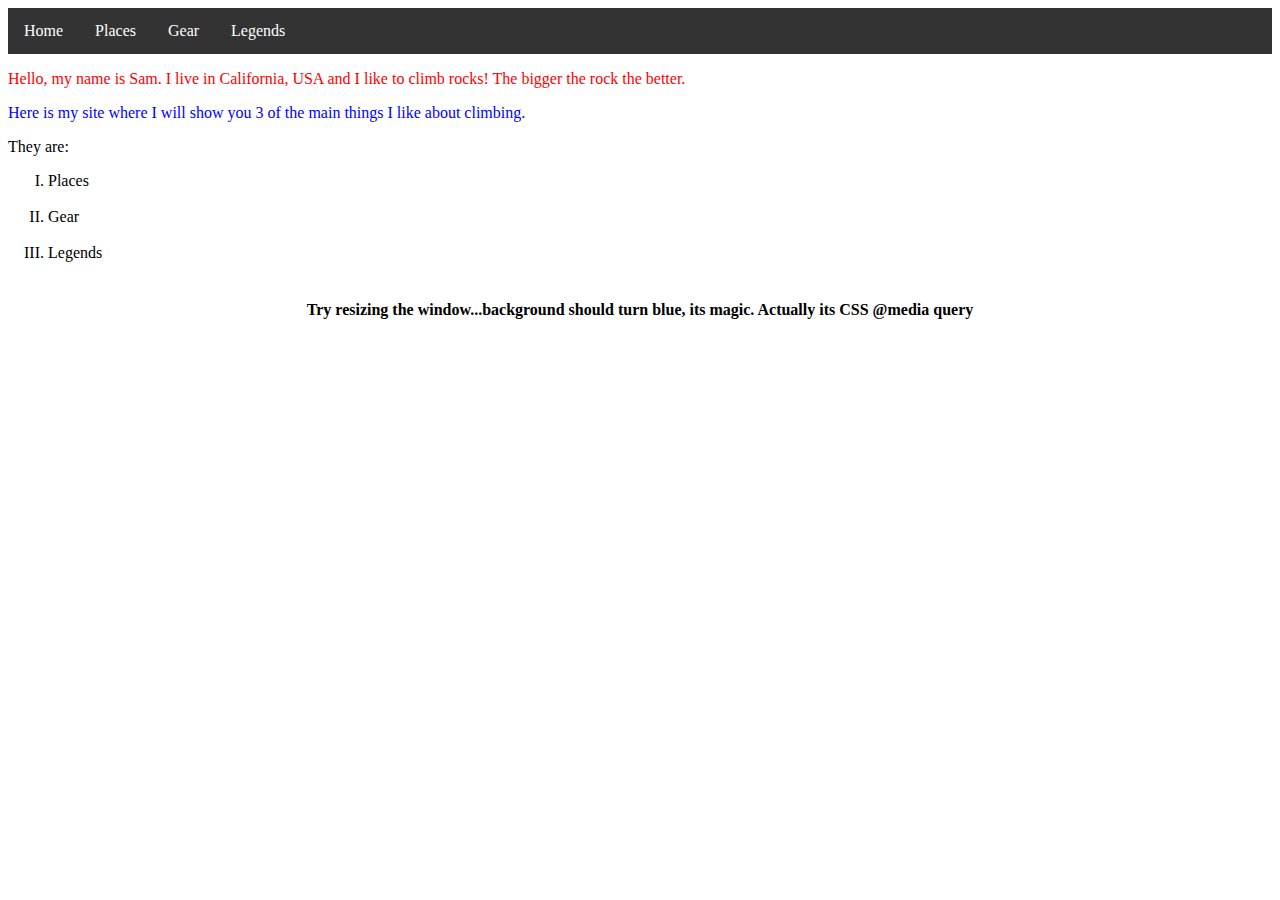
<file: index.html>
<!DOCTYPE html>
<html>
    <head>
        <link rel="stylesheet" type="text/css" href="styles.css">
        <title>My Webpage</title>
    </head>
    <body>

        <ul>
            <li><a href="index.html">Home</a></li>
            <li><a href="places.html">Places</a></li>
            <li><a href="gear.html">Gear</a></li>
            <li><a href="legends.html">Legends</a></li>
          </ul>
<p id="para1">Hello, my name is Sam.  I live in California, USA and I like to climb rocks! 
    The bigger the rock the better. </p>
<p id="para2">Here is my site where I will show you 3 of the main things I like about climbing.</p>
<p>       They are:</p>
          
    <ol class="c">
        <li>Places</li><br><br>
        <li>Gear</li><br><br>
        <li>Legends</li><br><br>
    </ol>
          
    <h4 id="header1">Try resizing the window...background should turn blue, 
        its magic. Actually its CSS @media query</h4>

    </body>
</html>
</file>
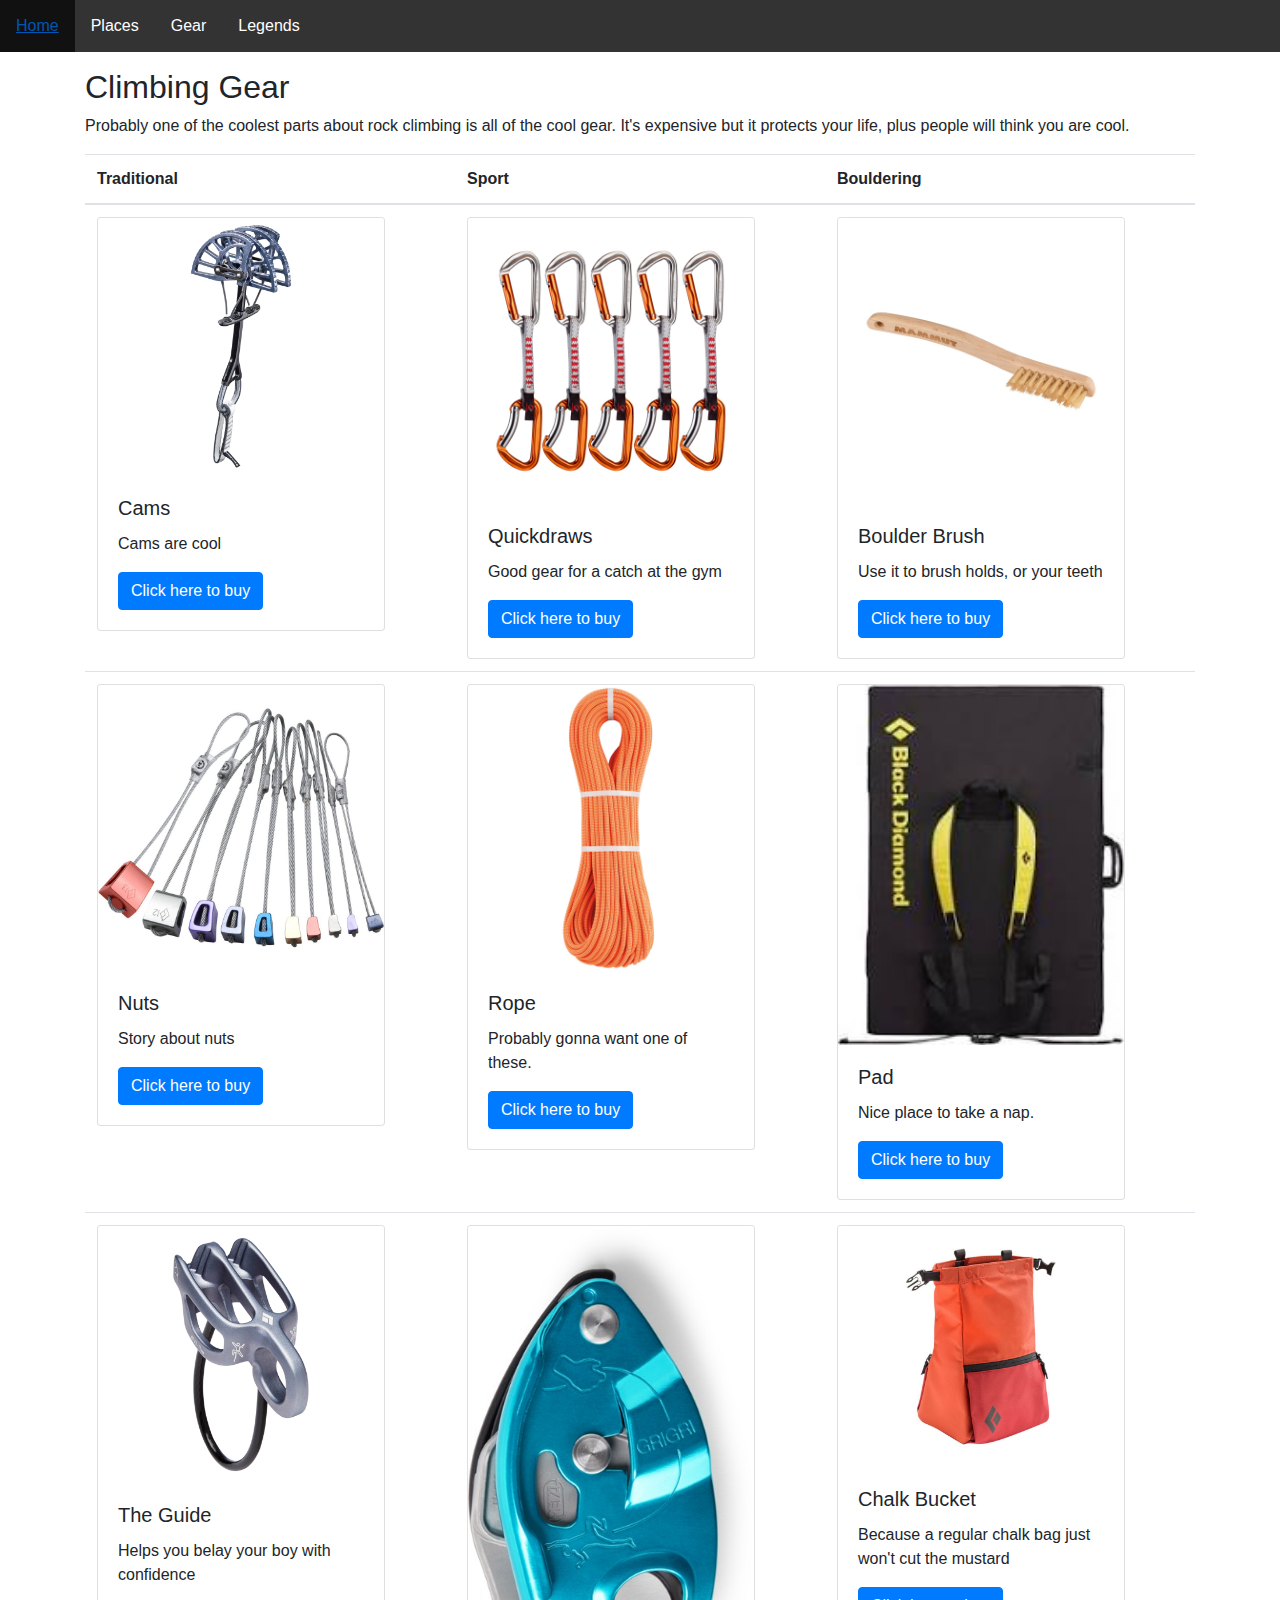
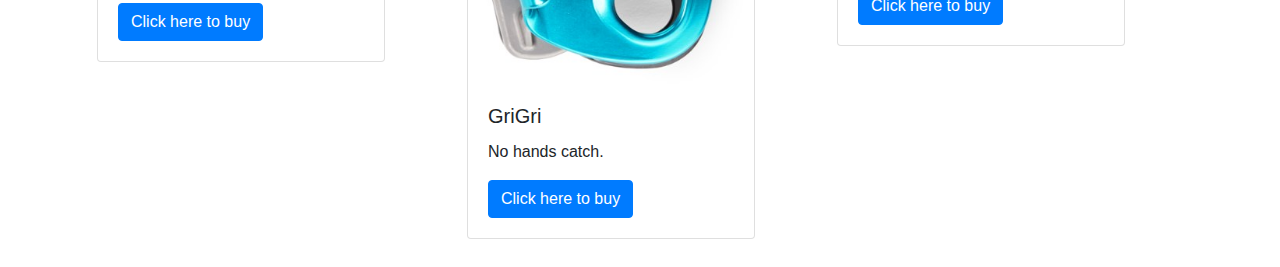
<file: gear.html>
<!DOCTYPE html>
<html>
    <head>
        <title>My Webpage</title>
        <link rel="stylesheet" type="text/css" href="styles.css">
        <link rel="stylesheet" href="https://maxcdn.bootstrapcdn.com/bootstrap/4.4.1/css/bootstrap.min.css">
    </head>
    <body>

        <ul>
            <li><a href="index.html">Home</a></li>
            <li><a href="places.html">Places</a></li>
            <li><a href="gear.html">Gear</a></li>
            <li><a href="legends.html">Legends</a></li>
          </ul>


<div class="container">
    <h2>Climbing Gear</h2>
    <p>Probably one of the coolest parts about rock climbing is all of the cool gear.
        It's expensive but it protects your life, plus people will think
        you are cool.
    </p>            
    <table class="table">
      <thead>
        <tr>
          <th>Traditional</th>
          <th>Sport</th>
          <th>Bouldering</th>
        </tr>
      </thead>
      <tbody>
        <tr>
          <td><div class="card" style="width: 18rem;">
            <img src="img/CAM.jpg" class="card-img-top" alt="...">
            <div class="card-body">
              <h5 class="card-title">Cams</h5>
              <p class="card-text">Cams are cool</p>
              <a href="https://www.blackdiamondequipment.com/en_US/camalotc4-BD2623180000ALL1.html?utm_source=google&utm_medium=cpc&utm_campaign=shopping&gclid=Cj0KCQjw7qn1BRDqARIsAKMbHDaeuW5lhl-7eBrjmImMCGAbzjkQhXU2aGTsz79bZhzY9CQgLXjJzNsaAm6HEALw_wcB" class="btn btn-primary">Click here to buy</a>
            </div>
          </div></td>
          <td><div class="card" style="width: 18rem;">
            <img src="img/quickdraw.jpg" class="card-img-top" alt="...">
            <div class="card-body">
              <h5 class="card-title">Quickdraws</h5>
              <p class="card-text">Good gear for a catch at the gym</p>
              <a href="https://www.backcountry.com/mad-rock-concorde-express-quickdraw-set-6-pack?CMP_SKU=MRC0124&MER=0406&skid=MRC0124-ONECOL-S10CM&mr:trackingCode=02F23768-FDCD-E211-AFFE-BC305BF82376&mr:referralID=NA&mr:device=c&mr:adType=plaonline&iv_=__iv_p_1_g_57332658366_c_290476922613_w_aud-483074737321:pla-369723503898_n_g_d_c_v__l__t__r__x_pla_y_7811_f_online_o_MRC0124-ONECOL-S10CM_z_US_i_en_j_369723503898_s__e__h_9031089_ii__vi__&CMP_ID=PLA_GOc001&utm_source=Google&utm_medium=PLA&k_clickid=_k_Cj0KCQjw7qn1BRDqARIsAKMbHDZ6_s7WjSYvUfIJ5lbdBX0iTUI39NSiAXgwaRsS6fVUEtYaLBHC_wgaApeEEALw_wcB_k_&rmatt=tsid:1042790|cid:1530781114|agid:57332658366|tid:aud-483074737321:pla-369723503898|crid:290476922613|nw:g|rnd:4380408193004428265|dvc:c|adp:|mt:|loc:9031089&gclid=Cj0KCQjw7qn1BRDqARIsAKMbHDZ6_s7WjSYvUfIJ5lbdBX0iTUI39NSiAXgwaRsS6fVUEtYaLBHC_wgaApeEEALw_wcB" class="btn btn-primary">Click here to buy</a>
            </div>
          </div></td>
          <td><div class="card" style="width: 18rem;">
            <img src="img/brush.jpg" class="card-img-top" alt="...">
            <div class="card-body">
              <h5 class="card-title">Boulder Brush</h5>
              <p class="card-text">Use it to brush holds, or your teeth</p>
              <a href="https://www.mammut.com/us/en/p/2290-00860-7369/boulder-brush-micro/?adword=google/US_EN_GSN_PLA_Smart%20Shopping_A%20%3C%2050%20-%20vHigh%20ROAS/Products%20%3C%2050/&gclid=Cj0KCQjw7qn1BRDqARIsAKMbHDZO73U-HKQV_VOzJXPyO5CgpKcqwNVfYx-ilUNQNe0hn08O4PZMfikaAr5NEALw_wcB" class="btn btn-primary">Click here to buy</a>
            </div>
          </div></td>
        </tr>
        <tr>
          <td><div class="card" style="width: 18rem;">
            <img src="img/nuts.jpg" class="card-img-top" alt="...">
            <div class="card-body">
              <h5 class="card-title">Nuts</h5>
              <p class="card-text">Story about nuts</p>
              <a href="https://www.backcountry.com/black-diamond-stopper-set-4-13?CMP_SKU=BLD0121&MER=0406&skid=BLD0121-OC-OS&mr:trackingCode=764D7759-36CA-E711-8102-005056944E17&mr:referralID=NA&mr:device=c&mr:adType=plaonline&iv_=__iv_p_1_g_20469783517_c_92885922157_w_aud-483074737321:pla-490216147846_n_g_d_c_v__l__t__r__x_pla_y_7811_f_online_o_BLD0121-OC-OS_z_US_i_en_j_490216147846_s__e__h_9031089_ii__vi__&CMP_ID=PLA_GOc001&utm_source=Google&utm_medium=PLA&k_clickid=_k_Cj0KCQjw7qn1BRDqARIsAKMbHDYGcjqsxAop-LHsUrAlqF48oI9zcSXslZjmEgqL-1jL8-lr6iQ7gyMaAlmkEALw_wcB_k_&rmatt=tsid:1042790|cid:292652677|agid:20469783517|tid:aud-483074737321:pla-490216147846|crid:92885922157|nw:g|rnd:15099334680764026153|dvc:c|adp:|mt:|loc:9031089&gclid=Cj0KCQjw7qn1BRDqARIsAKMbHDYGcjqsxAop-LHsUrAlqF48oI9zcSXslZjmEgqL-1jL8-lr6iQ7gyMaAlmkEALw_wcB" class="btn btn-primary">Click here to buy</a>
            </div>
          </div></td>
          <td><div class="card" style="width: 18rem;">
            <img src="img/rope.jpg" class="card-img-top" alt="...">
            <div class="card-body">
              <h5 class="card-title">Rope</h5>
              <p class="card-text">Probably gonna want one of these.</p>
              <a href="https://www.blackdiamondequipment.com/en_US/climbing-ropes/9.9---40m-BD323040DUBL0401.html?utm_source=google&utm_medium=cpc&utm_campaign=shopping&gclid=Cj0KCQjw7qn1BRDqARIsAKMbHDafSGtprMtDAi7srCtJMQ9KkVi6GmX3snOh4T75m-sslWHnmdDtp-IaAiZOEALw_wcB" class="btn btn-primary">Click here to buy</a>
            </div>
          </div></td>
          <td><div class="card" style="width: 18rem;">
            <img src="img/pad.jpeg" class="card-img-top" alt="...">
            <div class="card-body">
              <h5 class="card-title">Pad</h5>
              <p class="card-text">Nice place to take a nap.</p>
              <a href="https://www.rei.com/product/129965/metolius-session-ii-crash-pad?CAWELAID=120217890005019439&CAGPSPN=pla&CAAGID=15877502440&CATCI=pla-757629875512&cm_mmc=PLA_Google&product_id=1299650001&ad_type=pla&channel=online&partition_id=757629875512&target_id=pla-757629875512&brand_flag=&adgroup_id=15877502440&campaign_id=183261280&location_physical=9031089&cid=53280460360&network=g&network_type=search&device_type=c&merchant_id=1209243&gclid=Cj0KCQjw7qn1BRDqARIsAKMbHDYW71o_XdJSKQlveRa--YKTkocxfHJrQqQT86zGPETMTOYgAnpp1H8aAmNIEALw_wcB&gclsrc=aw.ds" class="btn btn-primary">Click here to buy</a>
            </div>
          </div></td>
        </tr>
        <tr>
          <td><div class="card" style="width: 18rem;">
            <img src="img/trad_atc.jpg" class="card-img-top" alt="...">
            <div class="card-body">
              <h5 class="card-title">The Guide</h5>
              <p class="card-text">Helps you belay your boy with confidence</p>
              <a href="https://www.blackdiamondequipment.com/en/climbing-belay-rappel/atc-alpine-belay-rappel-device-BD6200473011ALL1.html#q=atc&start=2" class="btn btn-primary">Click here to buy</a>
            </div>
          </div></td>
          <td><div class="card" style="width: 18rem;">
            <img src="img/grigri.jpeg" class="card-img-top" alt="...">
            <div class="card-body">
              <h5 class="card-title">GriGri</h5>
              <p class="card-text">No hands catch.</p>
              <a href="https://www.trekkinn.com/outdoor-mountain/petzl-grigri/137053801/p?utm_source=google_products&utm_medium=merchant&id_producte=8097142&country=us&gclid=Cj0KCQjw7qn1BRDqARIsAKMbHDaIx4_U9796xjg77kvPrtCgzQh3wNNTpmZlmYMbzbRgyh_gu7RWLlYaAsw6EALw_wcB&gclsrc=aw.ds" class="btn btn-primary">Click here to buy</a>
            </div>
          </div></td>
          <td><div class="card" style="width: 18rem;">
            <img src="img/chalk.jpg" class="card-img-top" alt="...">
            <div class="card-body">
              <h5 class="card-title">Chalk Bucket</h5>
              <p class="card-text">Because a regular chalk bag just won't cut the mustard</p>
              <a href="https://www.outlandusa.com/p/black-diamond-mondo-chalk-pot-repo-red-all?utm_source=google_shopping&utm_medium=cpc&utm_term=&campaign_id=768574227&adgroup=40843786299&matchtype=&device=c&devicemodel=&placement=&adposition=&gclid=Cj0KCQjw7qn1BRDqARIsAKMbHDbHzvY061qSnxlALJduPV4Juqp0dPdbVT0VP7mLO_EODmqDoAkIzFIaAtjwEALw_wcB" class="btn btn-primary">Click here to buy</a>
            </div>
          </div></td>
        </tr>
      </tbody>
    </table>
  </div>

    </body>
</html>
</file>
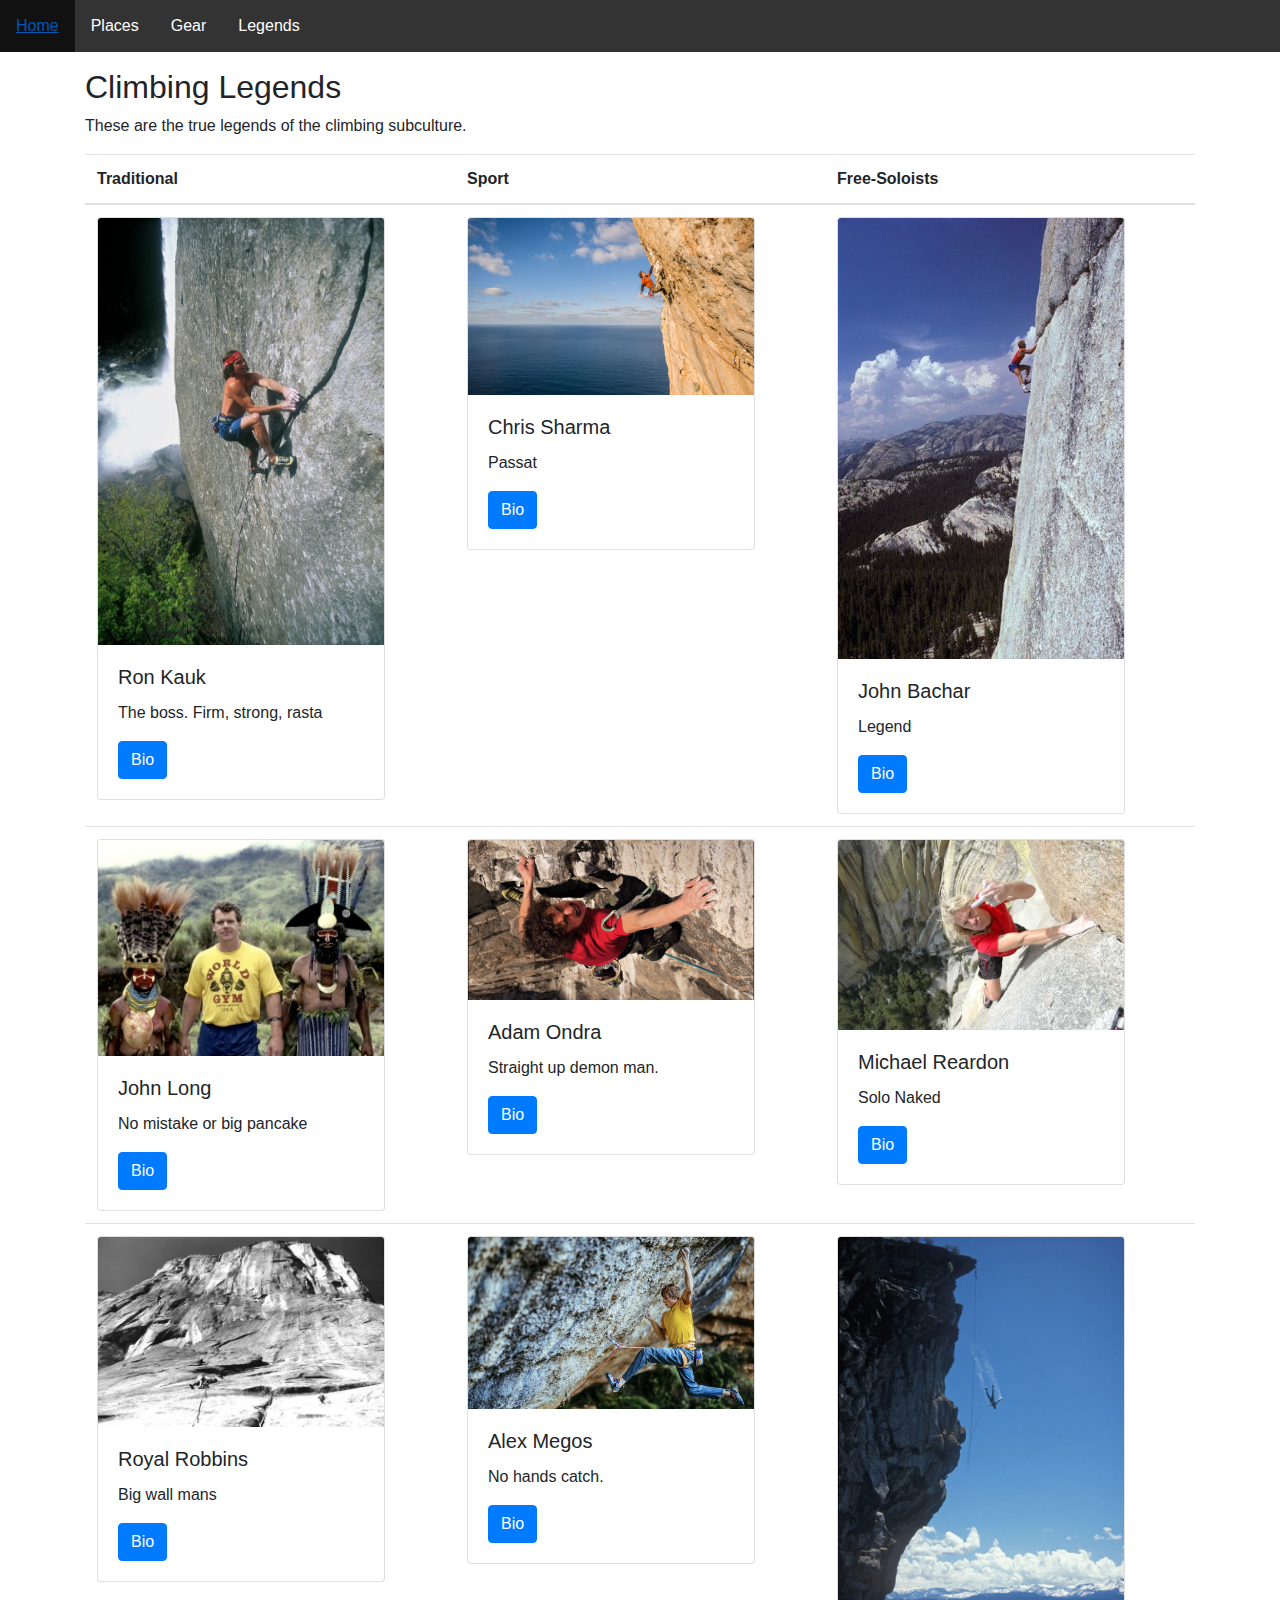
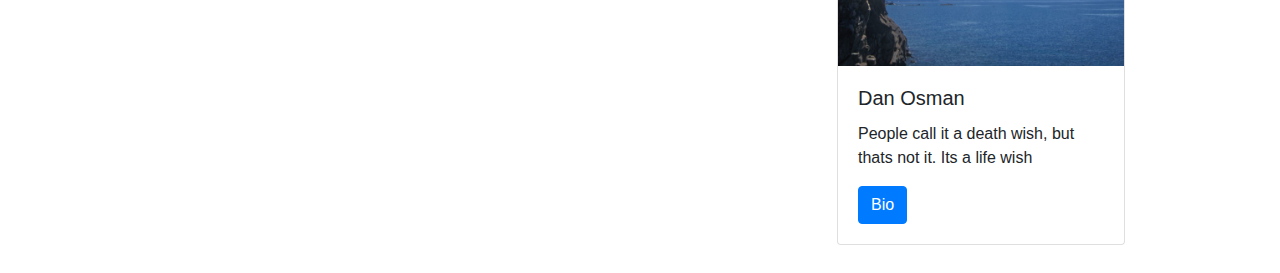
<file: legends.html>
<!DOCTYPE html>
<html>
    <head>
        <title>My Webpage</title>
        <link rel="stylesheet" type="text/css" href="styles.css">
        <link rel="stylesheet" href="https://maxcdn.bootstrapcdn.com/bootstrap/4.4.1/css/bootstrap.min.css">
    </head>
    <body>

        <ul>
            <li><a href="index.html">Home</a></li>
            <li><a href="places.html">Places</a></li>
            <li><a href="gear.html">Gear</a></li>
            <li><a href="legends.html">Legends</a></li>
          </ul>


<div class="container">
    <h2>Climbing Legends</h2>
    <p>These are the true legends of the climbing subculture.
    </p>            
    <table class="table">
      <thead>
        <tr>
          <th>Traditional</th>
          <th>Sport</th>
          <th>Free-Soloists</th>
        </tr>
      </thead>
      <tbody>
        <tr>
          <td><div class="card" style="width: 18rem;">
            <img src="img/kauk.jpeg" class="card-img-top" alt="...">
            <div class="card-body">
              <h5 class="card-title">Ron Kauk</h5>
              <p class="card-text">The boss. Firm, strong, rasta</p>
              <a href="https://en.wikipedia.org/wiki/Ron_Kauk" class="btn btn-primary">Bio</a>
            </div>
          </div></td>
          <td><div class="card" style="width: 18rem;">
            <img src="img/sharma.jpg" class="card-img-top" alt="...">
            <div class="card-body">
              <h5 class="card-title">Chris Sharma</h5>
              <p class="card-text">Passat</p>
              <a href="https://en.wikipedia.org/wiki/Chris_Sharma" class="btn btn-primary">Bio</a>
            </div>
          </div></td>
          <td><div class="card" style="width: 18rem;">
            <img src="img/bachar.jpg" class="card-img-top" alt="...">
            <div class="card-body">
              <h5 class="card-title">John Bachar</h5>
              <p class="card-text">Legend</p>
              <a href="https://en.wikipedia.org/wiki/John_Bachar" class="btn btn-primary">Bio</a>
            </div>
          </div></td>
        </tr>
        <tr>
          <td><div class="card" style="width: 18rem;">
            <img src="img/long.jpg" class="card-img-top" alt="...">
            <div class="card-body">
              <h5 class="card-title">John Long</h5>
              <p class="card-text">No mistake or big pancake</p>
              <a href="https://en.wikipedia.org/wiki/John_Long_(climber)" class="btn btn-primary">Bio</a>
            </div>
          </div></td>
          <td><div class="card" style="width: 18rem;"> 
            <img src="img/ondra.jpg" class="card-img-top" alt="...">
            <div class="card-body">
              <h5 class="card-title">Adam Ondra</h5>
              <p class="card-text">Straight up demon man.</p>
              <a href="https://en.wikipedia.org/wiki/Adam_Ondra" class="btn btn-primary">Bio</a>
            </div>
          </div></td>
          <td><div class="card" style="width: 18rem;">
            <img src="img/reardon.jpg" class="card-img-top" alt="...">
            <div class="card-body">
              <h5 class="card-title">Michael Reardon</h5>
              <p class="card-text">Solo Naked</p>
              <a href="https://en.wikipedia.org/wiki/Michael_Reardon_(climber)" class="btn btn-primary">Bio</a>
            </div>
          </div></td>
        </tr>
        <tr>
          <td><div class="card" style="width: 18rem;">
            <img src="img/robbins.jpg" class="card-img-top" alt="...">
            <div class="card-body">
              <h5 class="card-title">Royal Robbins</h5>
              <p class="card-text">Big wall mans</p>
              <a href="https://en.wikipedia.org/wiki/Royal_Robbins" class="btn btn-primary">Bio</a>
            </div>
          </div></td>
          <td><div class="card" style="width: 18rem;">
            <img src="img/megos.png" class="card-img-top" alt="...">
            <div class="card-body">
              <h5 class="card-title">Alex Megos</h5>
              <p class="card-text">No hands catch.</p>
              <a href="https://en.wikipedia.org/wiki/Alex_Megos" class="btn btn-primary">Bio</a>
            </div>
          </div></td>
          <td><div class="card" style="width: 18rem;">
            <img src="img/osman.jpg" class="card-img-top" alt="...">
            <div class="card-body">
              <h5 class="card-title">Dan Osman</h5>
              <p class="card-text">People call it a death wish, but thats not it. Its a life wish</p>
              <a href="https://en.wikipedia.org/wiki/Dan_Osman" class="btn btn-primary">Bio</a>
            </div>
          </div></td>
        </tr>
      </tbody>
    </table>
  </div>

    </body>
</html>
</file>
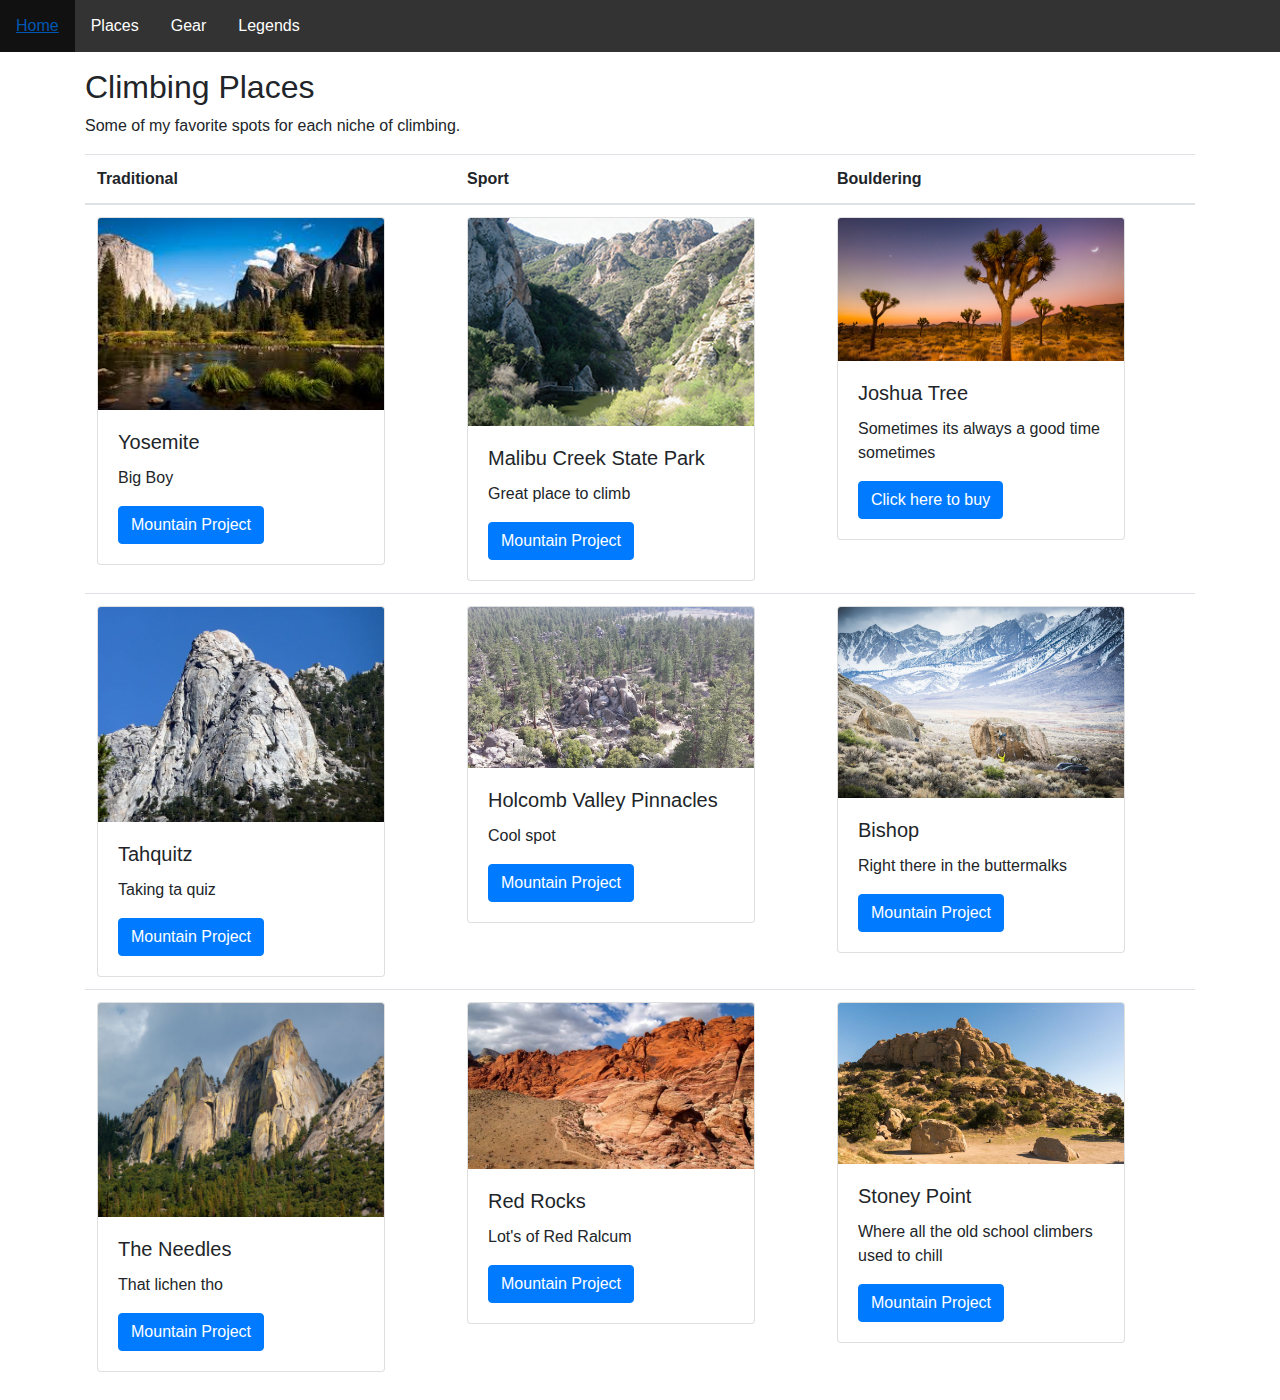
<file: places.html>
<!DOCTYPE html>
<html>
    <head>
        <title>My Webpage</title>
        <link rel="stylesheet" type="text/css" href="styles.css">
        <link rel="stylesheet" href="https://maxcdn.bootstrapcdn.com/bootstrap/4.4.1/css/bootstrap.min.css">
    
    </head>
    <body>

        <ul>
            <li><a href="index.html">Home</a></li>
            <li><a href="places.html">Places</a></li>
            <li><a href="gear.html">Gear</a></li>
            <li><a href="legends.html">Legends</a></li>
          </ul>


<div class="container">
    <h2>Climbing Places</h2>
    <p>Some of my favorite spots for each niche of climbing.
    </p>            
    <table class="table">
      <thead>
        <tr>
          <th>Traditional</th>
          <th>Sport</th>
          <th>Bouldering</th>
        </tr>
      </thead>
      <tbody>
        <tr>
          <td><div class="card" style="width: 18rem;">
            <img src="img/yosemite.jpeg" class="card-img-top" alt="...">
            <div class="card-body">
              <h5 class="card-title">Yosemite</h5>
              <p class="card-text">Big Boy</p>
              <a href="https://www.mountainproject.com/area/105833381/yosemite-national-park" class="btn btn-primary">Mountain Project</a>
            </div>
          </div></td>
          <td><div class="card" style="width: 18rem;">
            <img src="img/malibu.png" class="card-img-top" alt="...">
            <div class="card-body">
              <h5 class="card-title">Malibu Creek State Park</h5>
              <p class="card-text">Great place to climb</p>
              <a href="https://www.mountainproject.com/area/105870845/malibu-creek-state-park" class="btn btn-primary">Mountain Project</a>
            </div>
          </div></td>
          <td><div class="card" style="width: 18rem;">
            <img src="img/jershuan.jpg" class="card-img-top" alt="...">
            <div class="card-body">
              <h5 class="card-title">Joshua Tree</h5>
              <p class="card-text">Sometimes its always a good time sometimes</p>
              <a href="https://www.mountainproject.com/area/105720495/joshua-tree-national-park" class="btn btn-primary">Click here to buy</a>
            </div>
          </div></td>
        </tr>
        <tr>
          <td><div class="card" style="width: 18rem;">
            <img src="img/tahquitz.jpg" class="card-img-top" alt="...">
            <div class="card-body">
              <h5 class="card-title">Tahquitz</h5>
              <p class="card-text">Taking ta quiz</p>
              <a href="https://www.mountainproject.com/area/105788020/tahquitz-suicide-rocks" class="btn btn-primary">Mountain Project</a>
            </div>
          </div></td>
          <td><div class="card" style="width: 18rem;">
            <img src="img/holcomb.jpg" class="card-img-top" alt="...">
            <div class="card-body">
              <h5 class="card-title">Holcomb Valley Pinnacles</h5>
              <p class="card-text">Cool spot</p>
              <a href="https://www.mountainproject.com/area/105805238/holcomb-valley-pinnacles" class="btn btn-primary">Mountain Project</a>
            </div>
          </div></td>
          <td><div class="card" style="width: 18rem;">
            <img src="img/bishop.jpg" class="card-img-top" alt="...">
            <div class="card-body">
              <h5 class="card-title">Bishop</h5>
              <p class="card-text">Right there in the buttermalks</p>
              <a href="https://www.mountainproject.com/area/105876411/buttermilk-country" class="btn btn-primary">Mountain Project</a>
            </div>
          </div></td>
        </tr>
        <tr>
          <td><div class="card" style="width: 18rem;">
            <img src="img/needles.jpg" class="card-img-top" alt="...">
            <div class="card-body">
              <h5 class="card-title">The Needles</h5>
              <p class="card-text">That lichen tho</p>
              <a href="https://www.mountainproject.com/area/105834180/the-needles-kern-river" class="btn btn-primary">Mountain Project</a>
            </div>
          </div></td>
          <td><div class="card" style="width: 18rem;">
            <img src="img/red rocks.jpg" class="card-img-top" alt="...">
            <div class="card-body">
              <h5 class="card-title">Red Rocks</h5>
              <p class="card-text">Lot's of Red Ralcum</p>
              <a href="https://www.mountainproject.com/area/105731932/red-rock" class="btn btn-primary">Mountain Project</a>
            </div>
          </div></td>
          <td><div class="card" style="width: 18rem;">
            <img src="img/stoney.jpg" class="card-img-top" alt="...">
            <div class="card-body">
              <h5 class="card-title">Stoney Point</h5>
              <p class="card-text">Where all the old school climbers used to chill</p>
              <a href="https://www.mountainproject.com/area/105870979/stoney-point" class="btn btn-primary">Mountain Project</a>
            </div>
          </div></td>
        </tr>
      </tbody>
    </table>
  </div>

    </body>
</html>
</file>
<file: styles.css>
ul {
    list-style-type: none;
    margin: 0;
    padding: 0;
    overflow: hidden;
    background-color: #333;
  }

  ol.c {
    list-style-type: upper-roman;
  }

  @media only screen and (max-width: 600px) {
    body {
      background-color: lightblue;
    }
  }

  #para1 {
    color: red;
  }
  #para2 {
    color: blue;
  }
  #header1 {
    text-align: center;
  }
  
  li {
    float: left;
  }
  
  li a {
    display: block;
    color: white;
    text-align: center;
    padding: 14px 16px;
    text-decoration: none;
  }
  
  /* Change the link color to #111 (black) on hover */
  li a:hover {
    background-color: #111;
  }
</file>
